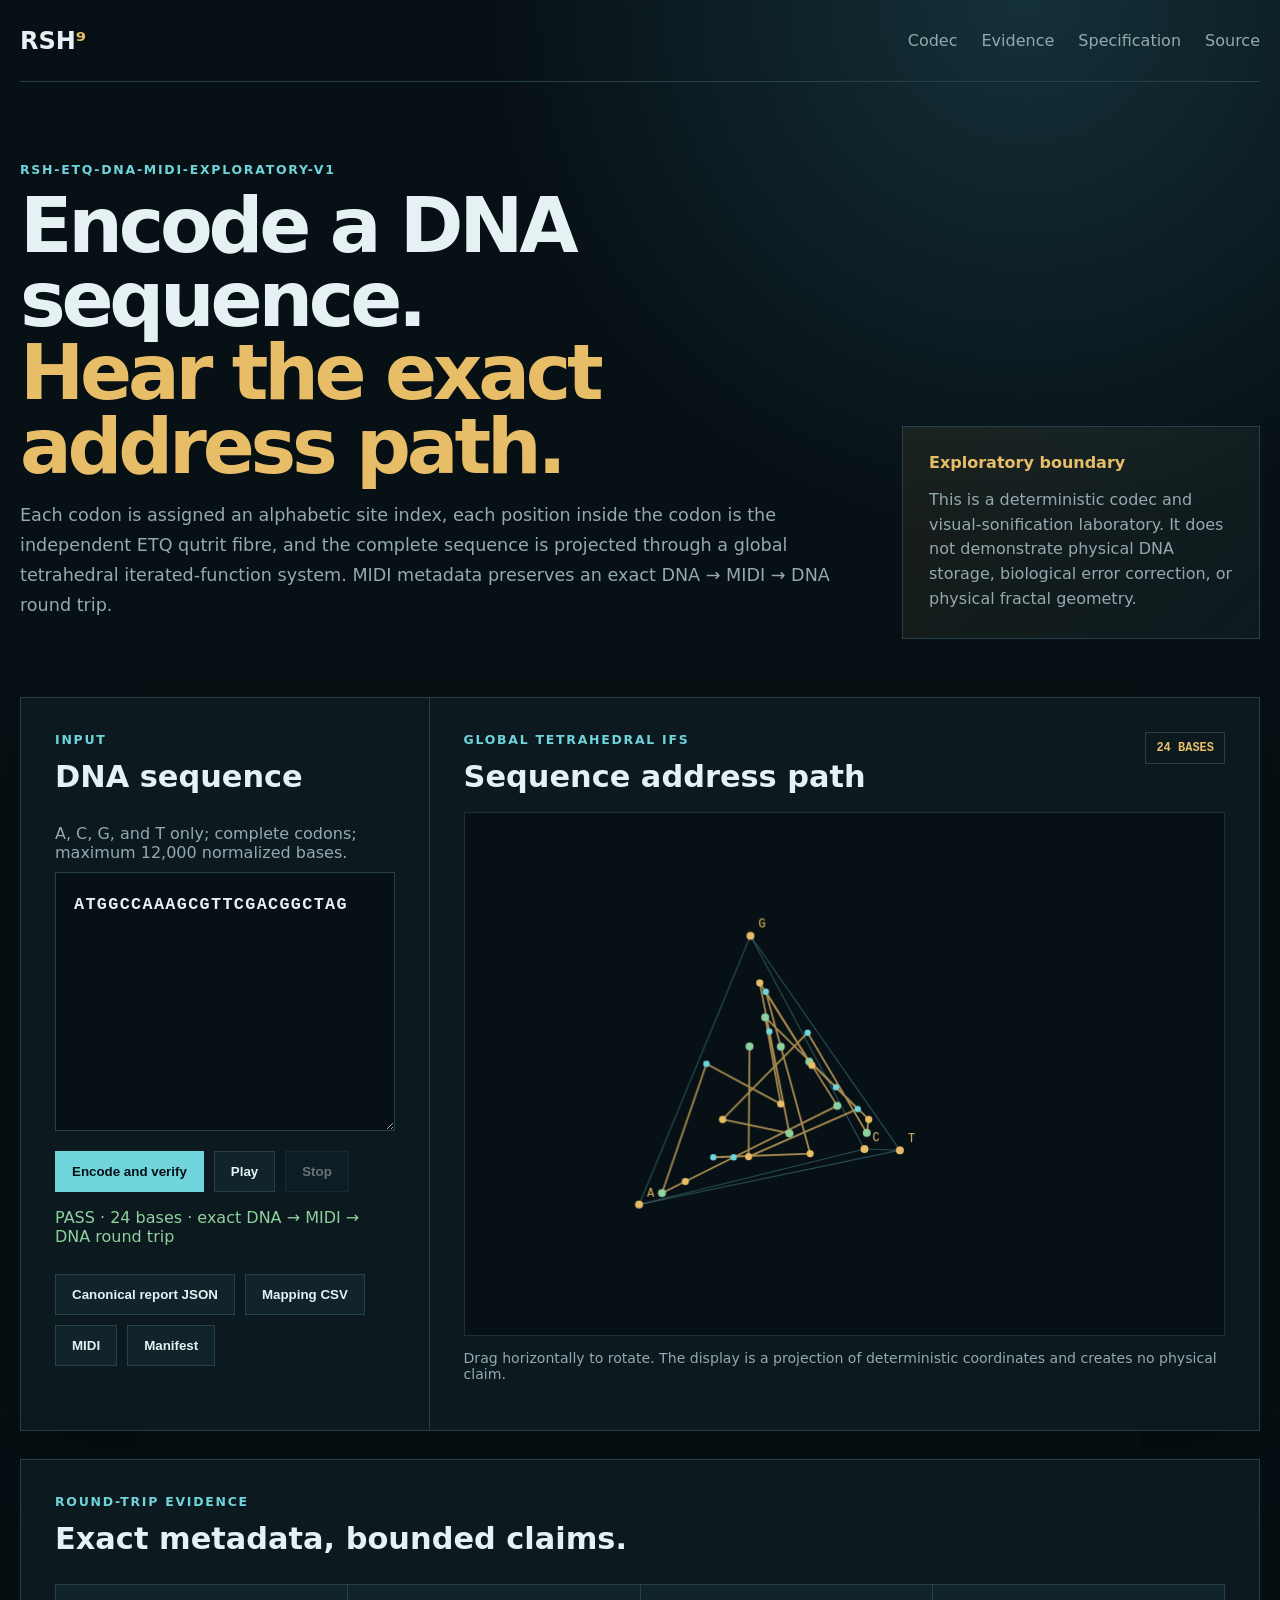
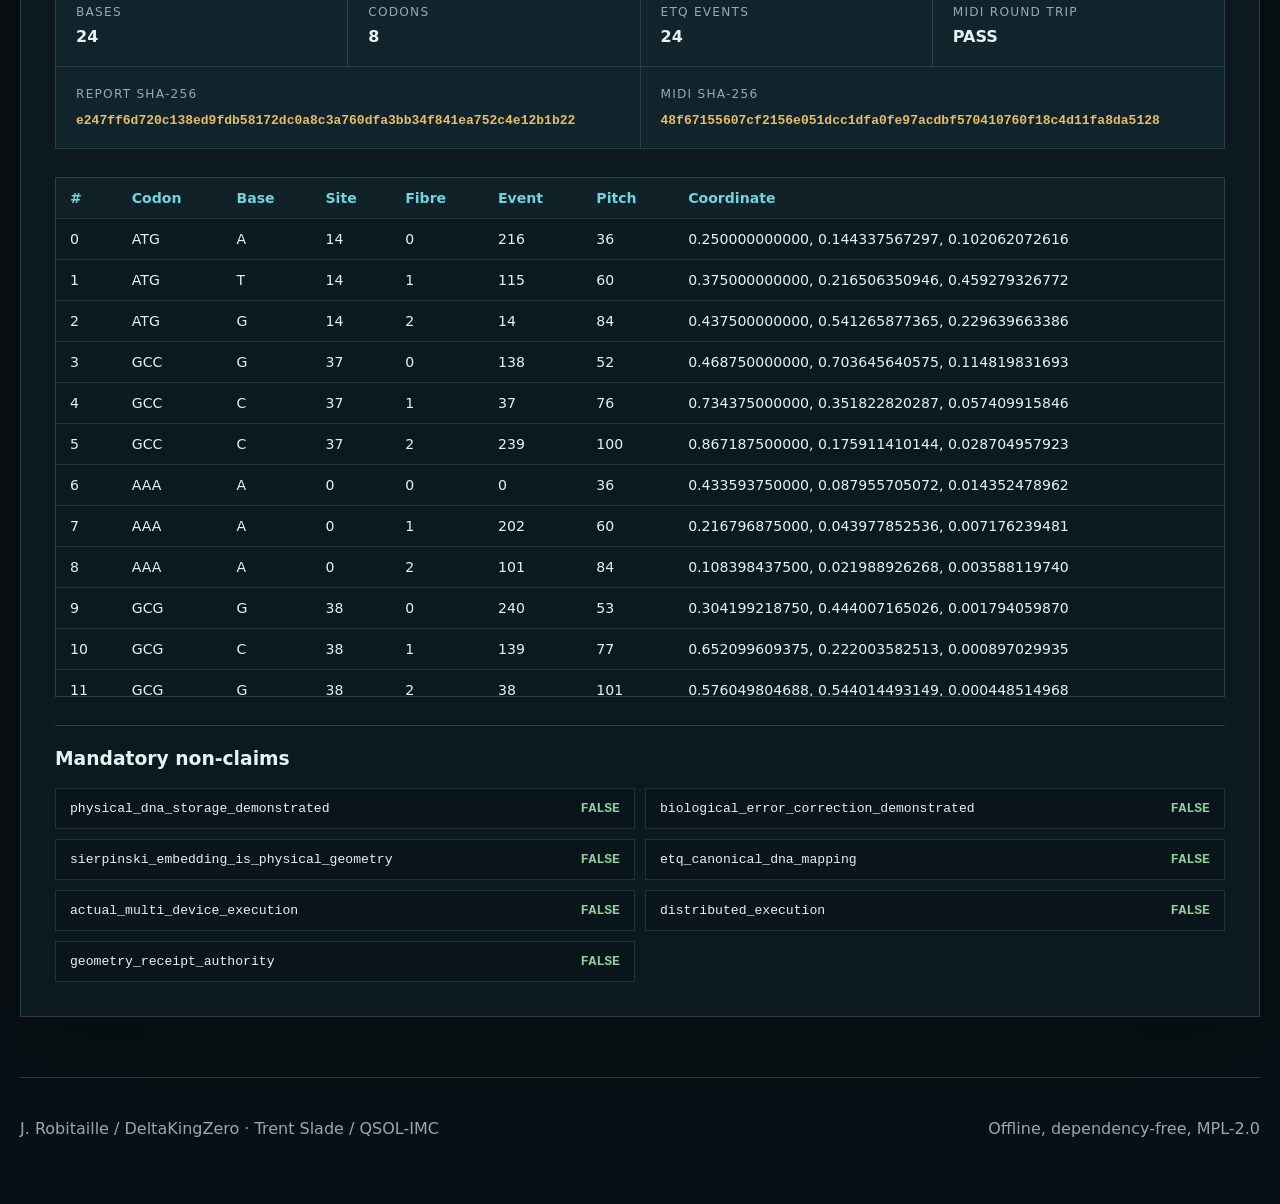
<file: web/dna-midi/index.html>
<!doctype html>
<html lang="en">
<head>
  <meta charset="utf-8">
  <meta name="viewport" content="width=device-width,initial-scale=1">
  <meta name="description" content="RSH exploratory DNA-ETQ-MIDI codec with exact round-trip metadata and a global tetrahedral Sierpinski projection.">
  <meta name="theme-color" content="#091216">
  <title>RSH DNA-ETQ-MIDI Exploratory Laboratory</title>
  <link rel="stylesheet" href="style.css">
</head>
<body>
  <header>
    <nav>
      <a class="brand" href="../">RSH<span>⁹</span></a>
      <div>
        <a href="#codec">Codec</a>
        <a href="#evidence">Evidence</a>
        <a href="https://github.com/QSOLKCB/RSH/tree/main/research/dna-midi-etq">Specification</a>
        <a href="https://github.com/QSOLKCB/RSH">Source</a>
      </div>
    </nav>
    <section class="hero">
      <div>
        <p class="eyebrow">RSH-ETQ-DNA-MIDI-EXPLORATORY-V1</p>
        <h1>Encode a DNA sequence.<br><em>Hear the exact address path.</em></h1>
        <p class="lede">Each codon is assigned an alphabetic site index, each position inside the codon is the independent ETQ qutrit fibre, and the complete sequence is projected through a global tetrahedral iterated-function system. MIDI metadata preserves an exact DNA → MIDI → DNA round trip.</p>
      </div>
      <aside class="boundary">
        <strong>Exploratory boundary</strong>
        <p>This is a deterministic codec and visual-sonification laboratory. It does not demonstrate physical DNA storage, biological error correction, or physical fractal geometry.</p>
      </aside>
    </section>
  </header>

  <main>
    <section id="codec" class="panel codec-grid">
      <form id="codec-form" class="controls">
        <div class="section-title">
          <p class="eyebrow">INPUT</p>
          <h2>DNA sequence</h2>
        </div>
        <label for="sequence">A, C, G, and T only; complete codons; maximum 12,000 normalized bases.</label>
        <textarea id="sequence" maxlength="48000" spellcheck="false" rows="8">ATGGCCAAAGCGTTCGACGGCTAG</textarea>
        <div class="button-row">
          <button class="primary" type="submit">Encode and verify</button>
          <button id="play" type="button" disabled>Play</button>
          <button id="stop" type="button" disabled>Stop</button>
        </div>
        <p id="status" class="status" role="status">Ready.</p>
        <div class="downloads">
          <button id="download-report" type="button" disabled>Canonical report JSON</button>
          <button id="download-csv" type="button" disabled>Mapping CSV</button>
          <button id="download-midi" type="button" disabled>MIDI</button>
          <button id="download-manifest" type="button" disabled>Manifest</button>
        </div>
      </form>

      <section class="visual-panel">
        <div class="visual-heading">
          <div>
            <p class="eyebrow">GLOBAL TETRAHEDRAL IFS</p>
            <h2>Sequence address path</h2>
          </div>
          <span id="visual-count" class="badge">0 BASES</span>
        </div>
        <canvas id="lattice" width="900" height="620" aria-label="Rotating 3D tetrahedral DNA address path"></canvas>
        <p class="caption">Drag horizontally to rotate. The display is a projection of deterministic coordinates and creates no physical claim.</p>
      </section>
    </section>

    <section id="evidence" class="panel evidence">
      <div class="section-title">
        <p class="eyebrow">ROUND-TRIP EVIDENCE</p>
        <h2>Exact metadata, bounded claims.</h2>
      </div>
      <dl class="metrics">
        <div><dt>Bases</dt><dd id="metric-bases">—</dd></div>
        <div><dt>Codons</dt><dd id="metric-codons">—</dd></div>
        <div><dt>ETQ events</dt><dd id="metric-events">—</dd></div>
        <div><dt>MIDI round trip</dt><dd id="metric-roundtrip">—</dd></div>
        <div class="wide"><dt>Report SHA-256</dt><dd><code id="metric-report-hash">—</code></dd></div>
        <div class="wide"><dt>MIDI SHA-256</dt><dd><code id="metric-midi-hash">—</code></dd></div>
      </dl>

      <div class="table-wrap">
        <table>
          <thead>
            <tr><th>#</th><th>Codon</th><th>Base</th><th>Site</th><th>Fibre</th><th>Event</th><th>Pitch</th><th>Coordinate</th></tr>
          </thead>
          <tbody id="records"></tbody>
        </table>
      </div>

      <section class="claims">
        <h3>Mandatory non-claims</h3>
        <div id="claims-grid"></div>
      </section>
    </section>
  </main>

  <footer>
    <p>J. Robitaille / DeltaKingZero · Trent Slade / QSOL-IMC</p>
    <p>Offline, dependency-free, MPL-2.0</p>
  </footer>

  <noscript><p class="noscript">This laboratory requires JavaScript.</p></noscript>
  <script type="module" src="app.js"></script>
</body>
</html>
</file>
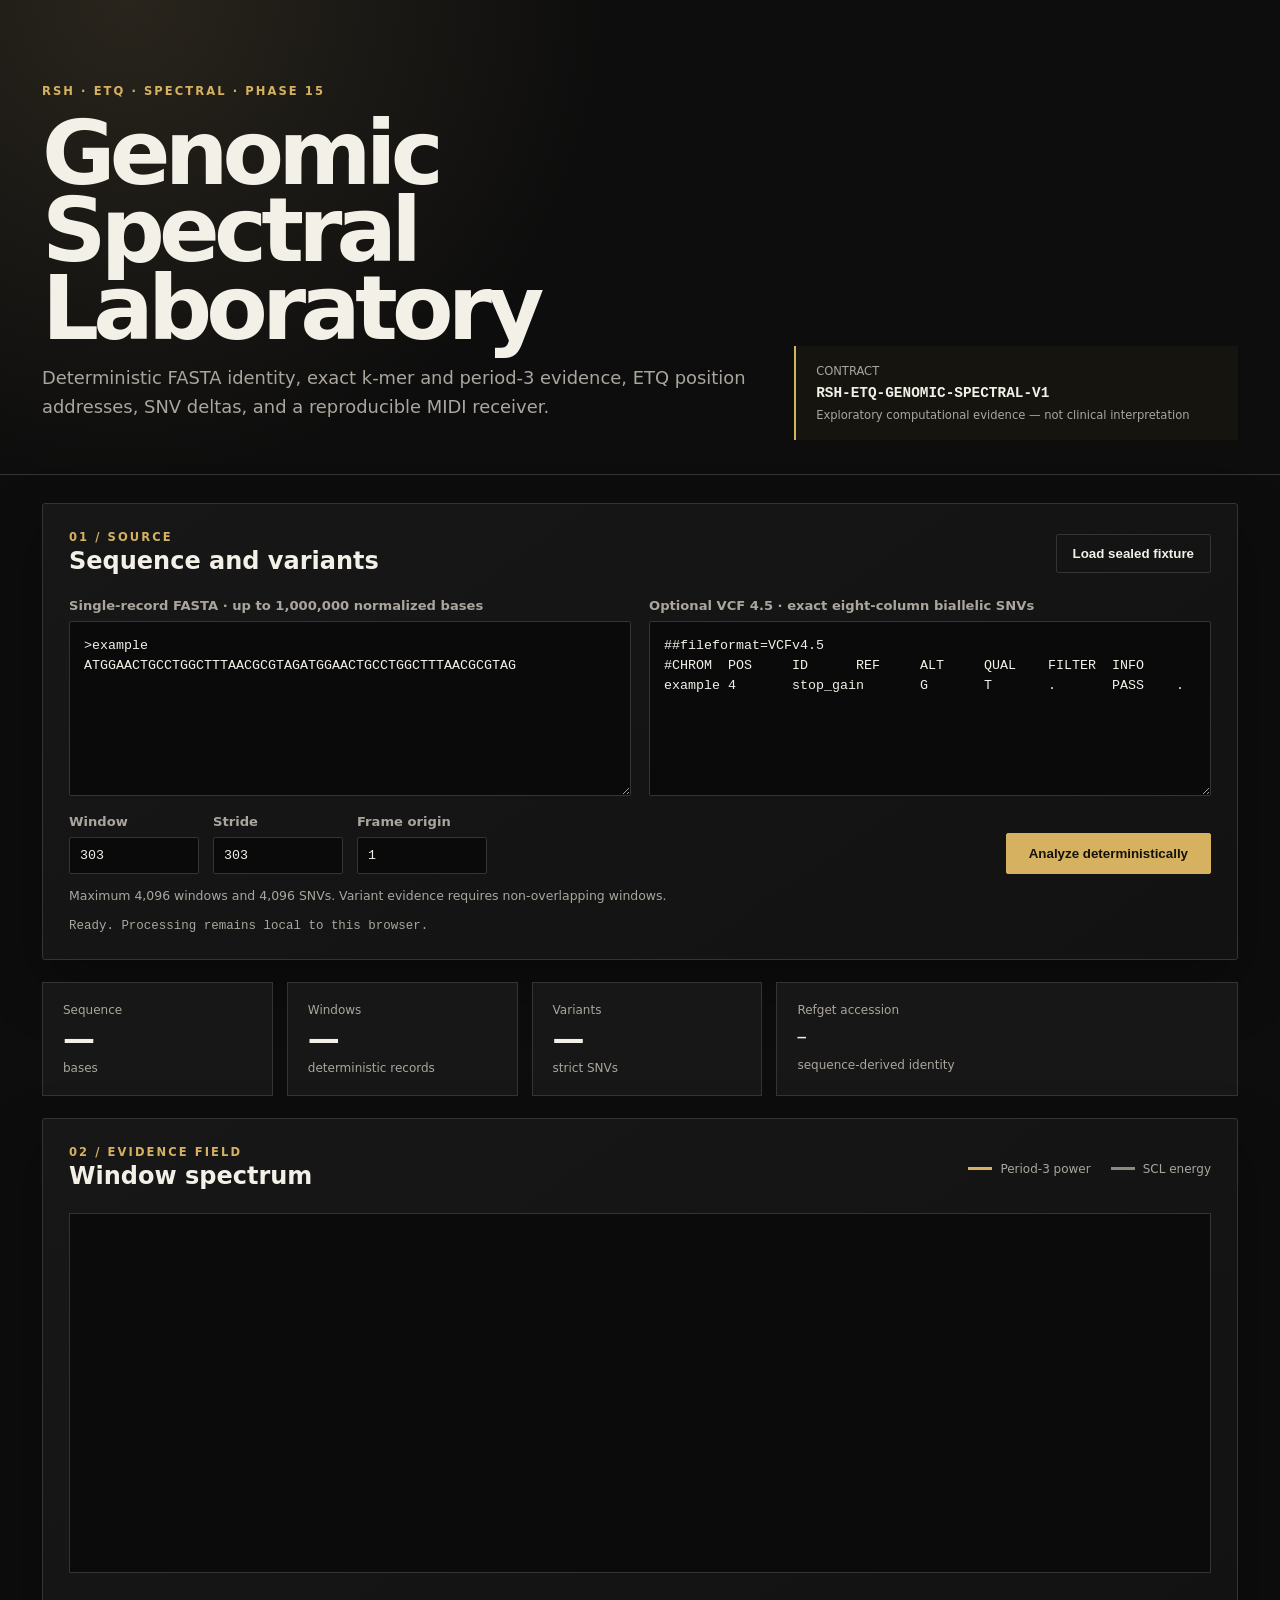
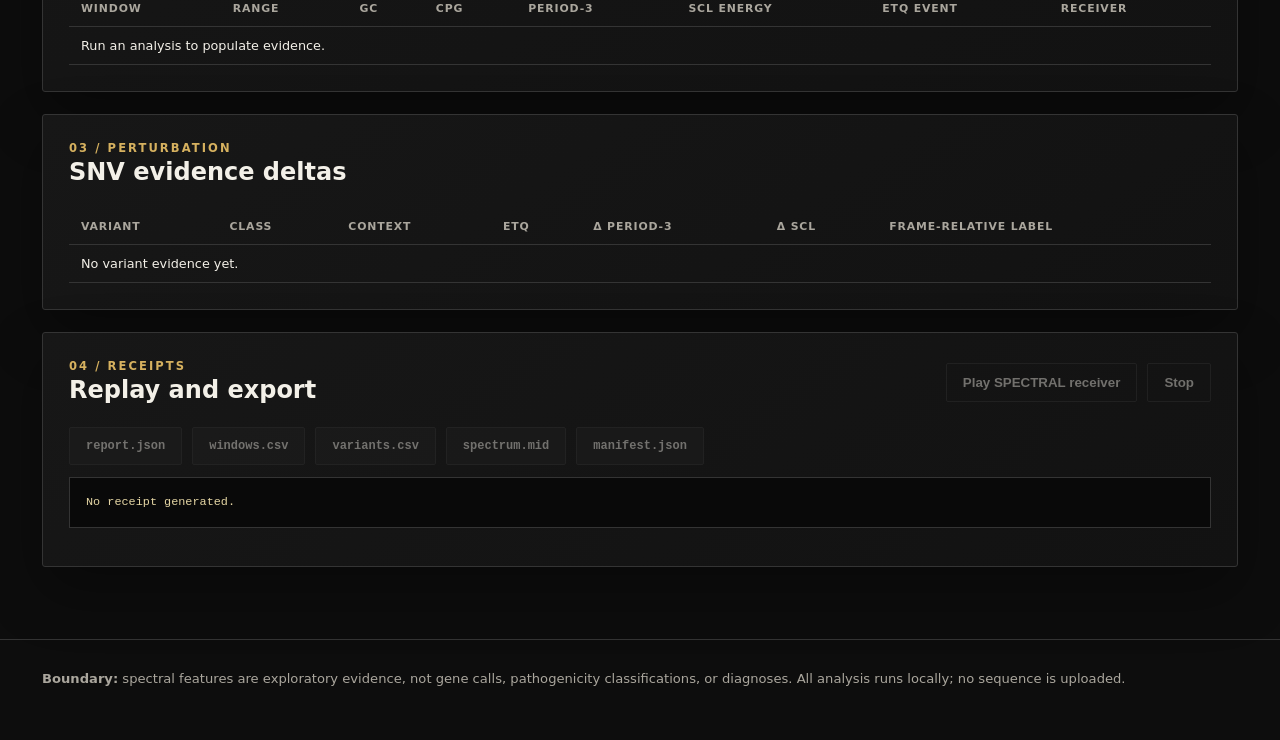
<file: web/genomic-spectrum/index.html>
<!doctype html>
<html lang="en">
<head>
  <meta charset="utf-8">
  <meta name="viewport" content="width=device-width,initial-scale=1">
  <meta name="theme-color" content="#151515">
  <meta name="description" content="Offline deterministic FASTA, genomic-window, SNV, ETQ-address, spectral, and MIDI evidence laboratory.">
  <title>RSH Genomic Spectral Laboratory</title>
  <link rel="stylesheet" href="style.css">
</head>
<body>
  <header class="hero">
    <div>
      <p class="eyebrow">RSH · ETQ · SPECTRAL · PHASE 15</p>
      <h1>Genomic Spectral Laboratory</h1>
      <p class="lede">Deterministic FASTA identity, exact k-mer and period-3 evidence, ETQ position addresses, SNV deltas, and a reproducible MIDI receiver.</p>
    </div>
    <div class="contract"><span>CONTRACT</span><strong>RSH-ETQ-GENOMIC-SPECTRAL-V1</strong><em>Exploratory computational evidence — not clinical interpretation</em></div>
  </header>

  <main>
    <section class="panel inputs">
      <div class="section-head"><div><p class="kicker">01 / SOURCE</p><h2>Sequence and variants</h2></div><button id="loadFixture" class="ghost">Load sealed fixture</button></div>
      <div class="input-grid">
        <label>Single-record FASTA · up to 1,000,000 normalized bases<textarea id="fasta" spellcheck="false" aria-label="FASTA sequence">&gt;example
ATGGAACTGCCTGGCTTTAACGCGTAGATGGAACTGCCTGGCTTTAACGCGTAG</textarea></label>
        <label>Optional VCF 4.5 · exact eight-column biallelic SNVs<textarea id="vcf" spellcheck="false" aria-label="VCF variants">##fileformat=VCFv4.5
#CHROM	POS	ID	REF	ALT	QUAL	FILTER	INFO
example	4	stop_gain	G	T	.	PASS	.</textarea></label>
      </div>
      <div class="controls">
        <label>Window <input id="windowSize" type="number" min="3" max="4095" value="303"></label>
        <label>Stride <input id="stride" type="number" min="1" max="303" value="303"></label>
        <label>Frame origin <input id="frameOrigin" type="number" min="1" placeholder="optional" value="1"></label>
        <button id="analyze" class="primary">Analyze deterministically</button>
      </div>
      <p class="input-note">Maximum 4,096 windows and 4,096 SNVs. Variant evidence requires non-overlapping windows.</p>
      <p id="status" class="status" role="status">Ready. Processing remains local to this browser.</p>
    </section>

    <section class="metrics" aria-label="Analysis summary">
      <article><span>Sequence</span><strong id="sequenceLength">—</strong><small>bases</small></article>
      <article><span>Windows</span><strong id="windowCount">—</strong><small>deterministic records</small></article>
      <article><span>Variants</span><strong id="variantCount">—</strong><small>strict SNVs</small></article>
      <article class="wide"><span>Refget accession</span><strong id="refget">—</strong><small>sequence-derived identity</small></article>
    </section>

    <section class="panel visual">
      <div class="section-head"><div><p class="kicker">02 / EVIDENCE FIELD</p><h2>Window spectrum</h2></div><div class="legend"><i></i>Period-3 power <b></b>SCL energy</div></div>
      <canvas id="chart" width="1200" height="360" aria-label="Window evidence chart"></canvas>
      <div class="table-wrap"><table><thead><tr><th>Window</th><th>Range</th><th>GC</th><th>CpG</th><th>Period-3</th><th>SCL energy</th><th>ETQ event</th><th>Receiver</th></tr></thead><tbody id="windowRows"><tr><td colspan="8">Run an analysis to populate evidence.</td></tr></tbody></table></div>
    </section>

    <section class="panel variants">
      <div class="section-head"><div><p class="kicker">03 / PERTURBATION</p><h2>SNV evidence deltas</h2></div></div>
      <div class="table-wrap"><table><thead><tr><th>Variant</th><th>Class</th><th>Context</th><th>ETQ</th><th>Δ period-3</th><th>Δ SCL</th><th>Frame-relative label</th></tr></thead><tbody id="variantRows"><tr><td colspan="7">No variant evidence yet.</td></tr></tbody></table></div>
    </section>

    <section class="panel outputs">
      <div class="section-head">
        <div><p class="kicker">04 / RECEIPTS</p><h2>Replay and export</h2></div>
        <div class="transport"><button id="play" class="ghost" disabled>Play SPECTRAL receiver</button><button id="stop" class="ghost" disabled>Stop</button></div>
      </div>
      <div class="downloads">
        <button data-download="report" disabled>report.json</button>
        <button data-download="windows" disabled>windows.csv</button>
        <button data-download="variants" disabled>variants.csv</button>
        <button data-download="midi" disabled>spectrum.mid</button>
        <button data-download="manifest" disabled>manifest.json</button>
      </div>
      <pre id="receipt">No receipt generated.</pre>
    </section>
  </main>

  <footer><strong>Boundary:</strong> spectral features are exploratory evidence, not gene calls, pathogenicity classifications, or diagnoses. All analysis runs locally; no sequence is uploaded.</footer>
  <script type="module" src="app.js"></script>
</body>
</html>
</file>
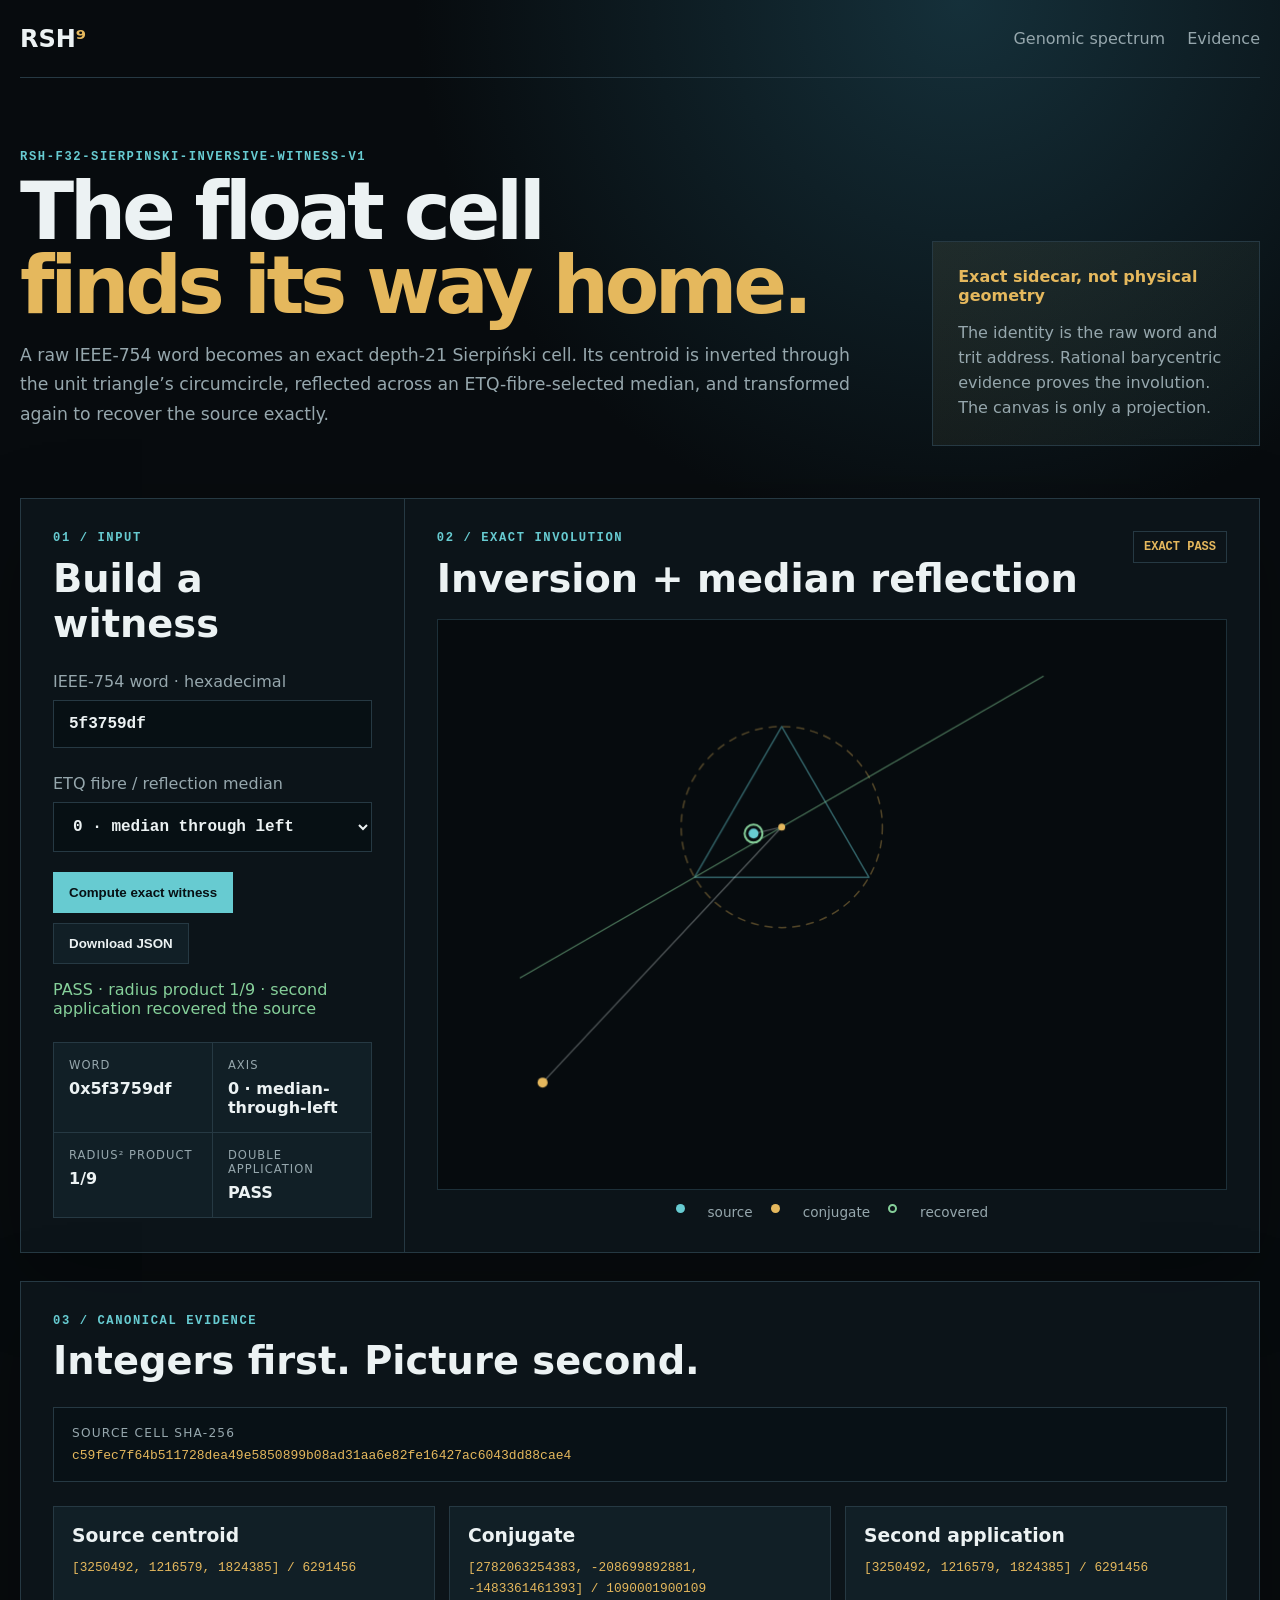
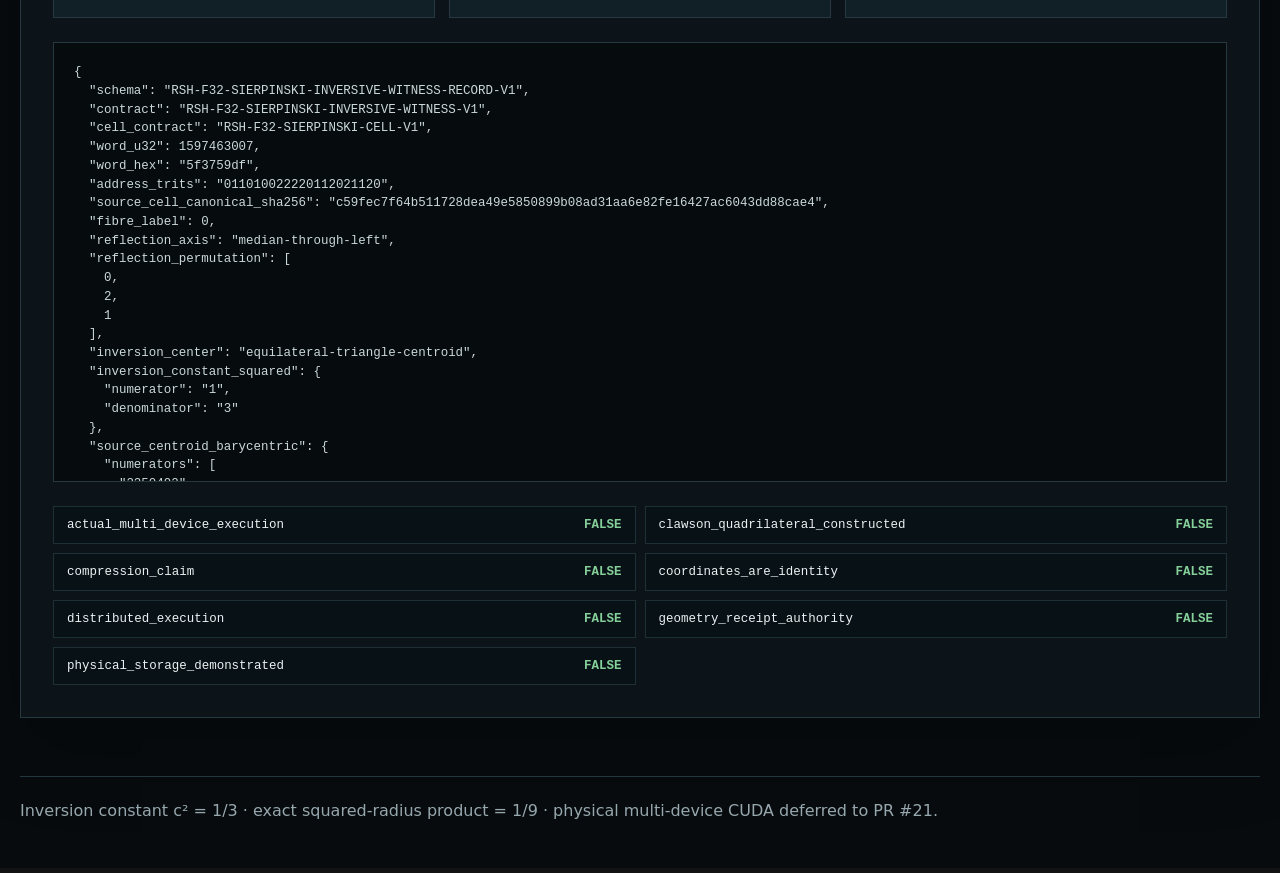
<file: web/inversive-witness/index.html>
<!doctype html>
<html lang="en">
<head>
  <meta charset="utf-8">
  <meta name="viewport" content="width=device-width,initial-scale=1">
  <meta name="theme-color" content="#0b1014">
  <meta name="description" content="Offline exact inversion-reflection witnesses for IEEE-754 f32 Sierpiński cells.">
  <title>RSH f32 Sierpiński Inversive Witness Laboratory</title>
  <link rel="stylesheet" href="style.css">
</head>
<body>
  <header>
    <nav>
      <a class="brand" href="../">RSH<span>⁹</span></a>
      <div><a href="../genomic-spectrum/">Genomic spectrum</a><a href="#evidence">Evidence</a></div>
    </nav>
    <section class="hero">
      <div>
        <p class="eyebrow">RSH-F32-SIERPINSKI-INVERSIVE-WITNESS-V1</p>
        <h1>The float cell<br><em>finds its way home.</em></h1>
        <p class="lede">A raw IEEE-754 word becomes an exact depth-21 Sierpiński cell. Its centroid is inverted through the unit triangle’s circumcircle, reflected across an ETQ-fibre-selected median, and transformed again to recover the source exactly.</p>
      </div>
      <aside>
        <strong>Exact sidecar, not physical geometry</strong>
        <p>The identity is the raw word and trit address. Rational barycentric evidence proves the involution. The canvas is only a projection.</p>
      </aside>
    </section>
  </header>

  <main>
    <section class="panel workbench">
      <form id="witness-form" class="controls">
        <p class="eyebrow">01 / INPUT</p>
        <h2>Build a witness</h2>
        <label for="word">IEEE-754 word · hexadecimal</label>
        <input id="word" value="5f3759df" maxlength="10" spellcheck="false" autocomplete="off">
        <label for="fibre">ETQ fibre / reflection median</label>
        <select id="fibre">
          <option value="0">0 · median through left</option>
          <option value="1">1 · median through right</option>
          <option value="2">2 · median through apex</option>
        </select>
        <div class="buttons">
          <button class="primary" type="submit">Compute exact witness</button>
          <button id="download" type="button" disabled>Download JSON</button>
        </div>
        <p id="status" role="status">Ready.</p>
        <dl class="summary">
          <div><dt>Word</dt><dd id="metric-word">—</dd></div>
          <div><dt>Axis</dt><dd id="metric-axis">—</dd></div>
          <div><dt>Radius² product</dt><dd id="metric-product">—</dd></div>
          <div><dt>Double application</dt><dd id="metric-double">—</dd></div>
        </dl>
      </form>

      <section class="visual">
        <div class="visual-head">
          <div><p class="eyebrow">02 / EXACT INVOLUTION</p><h2>Inversion + median reflection</h2></div>
          <span id="badge">NOT RUN</span>
        </div>
        <canvas id="diagram" width="900" height="650" aria-label="Projected Sierpiński cell inversive witness"></canvas>
        <div class="legend"><i class="source"></i>source <i class="conjugate"></i>conjugate <i class="recovered"></i>recovered</div>
      </section>
    </section>

    <section id="evidence" class="panel evidence">
      <div><p class="eyebrow">03 / CANONICAL EVIDENCE</p><h2>Integers first. Picture second.</h2></div>
      <div class="hash"><span>Source cell SHA-256</span><code id="cell-hash">—</code></div>
      <div class="evidence-grid">
        <article><h3>Source centroid</h3><code id="source-rational">—</code></article>
        <article><h3>Conjugate</h3><code id="conjugate-rational">—</code></article>
        <article><h3>Second application</h3><code id="recovered-rational">—</code></article>
      </div>
      <pre id="receipt">No witness generated.</pre>
      <div id="claims" class="claims"></div>
    </section>
  </main>

  <footer>Inversion constant c² = 1/3 · exact squared-radius product = 1/9 · physical multi-device CUDA deferred to PR #21.</footer>
  <script type="module" src="app.js"></script>
</body>
</html>
</file>
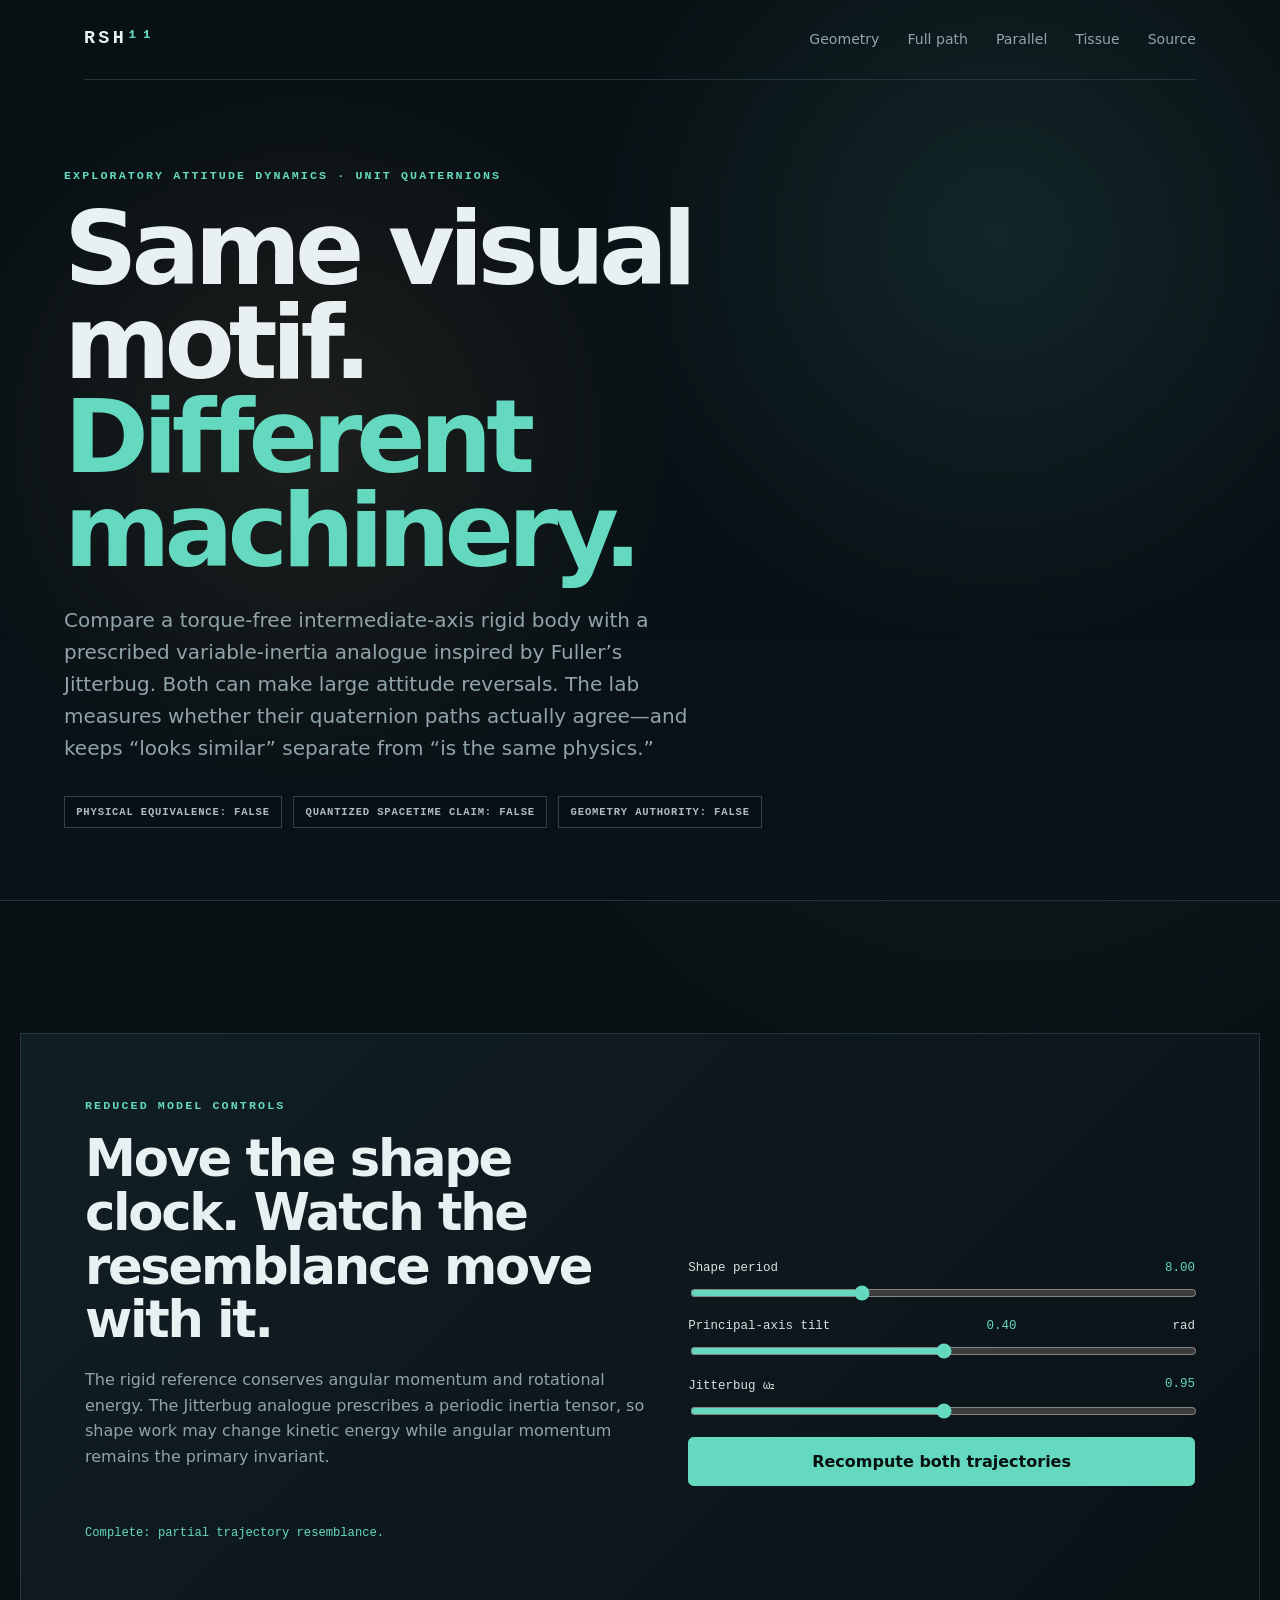
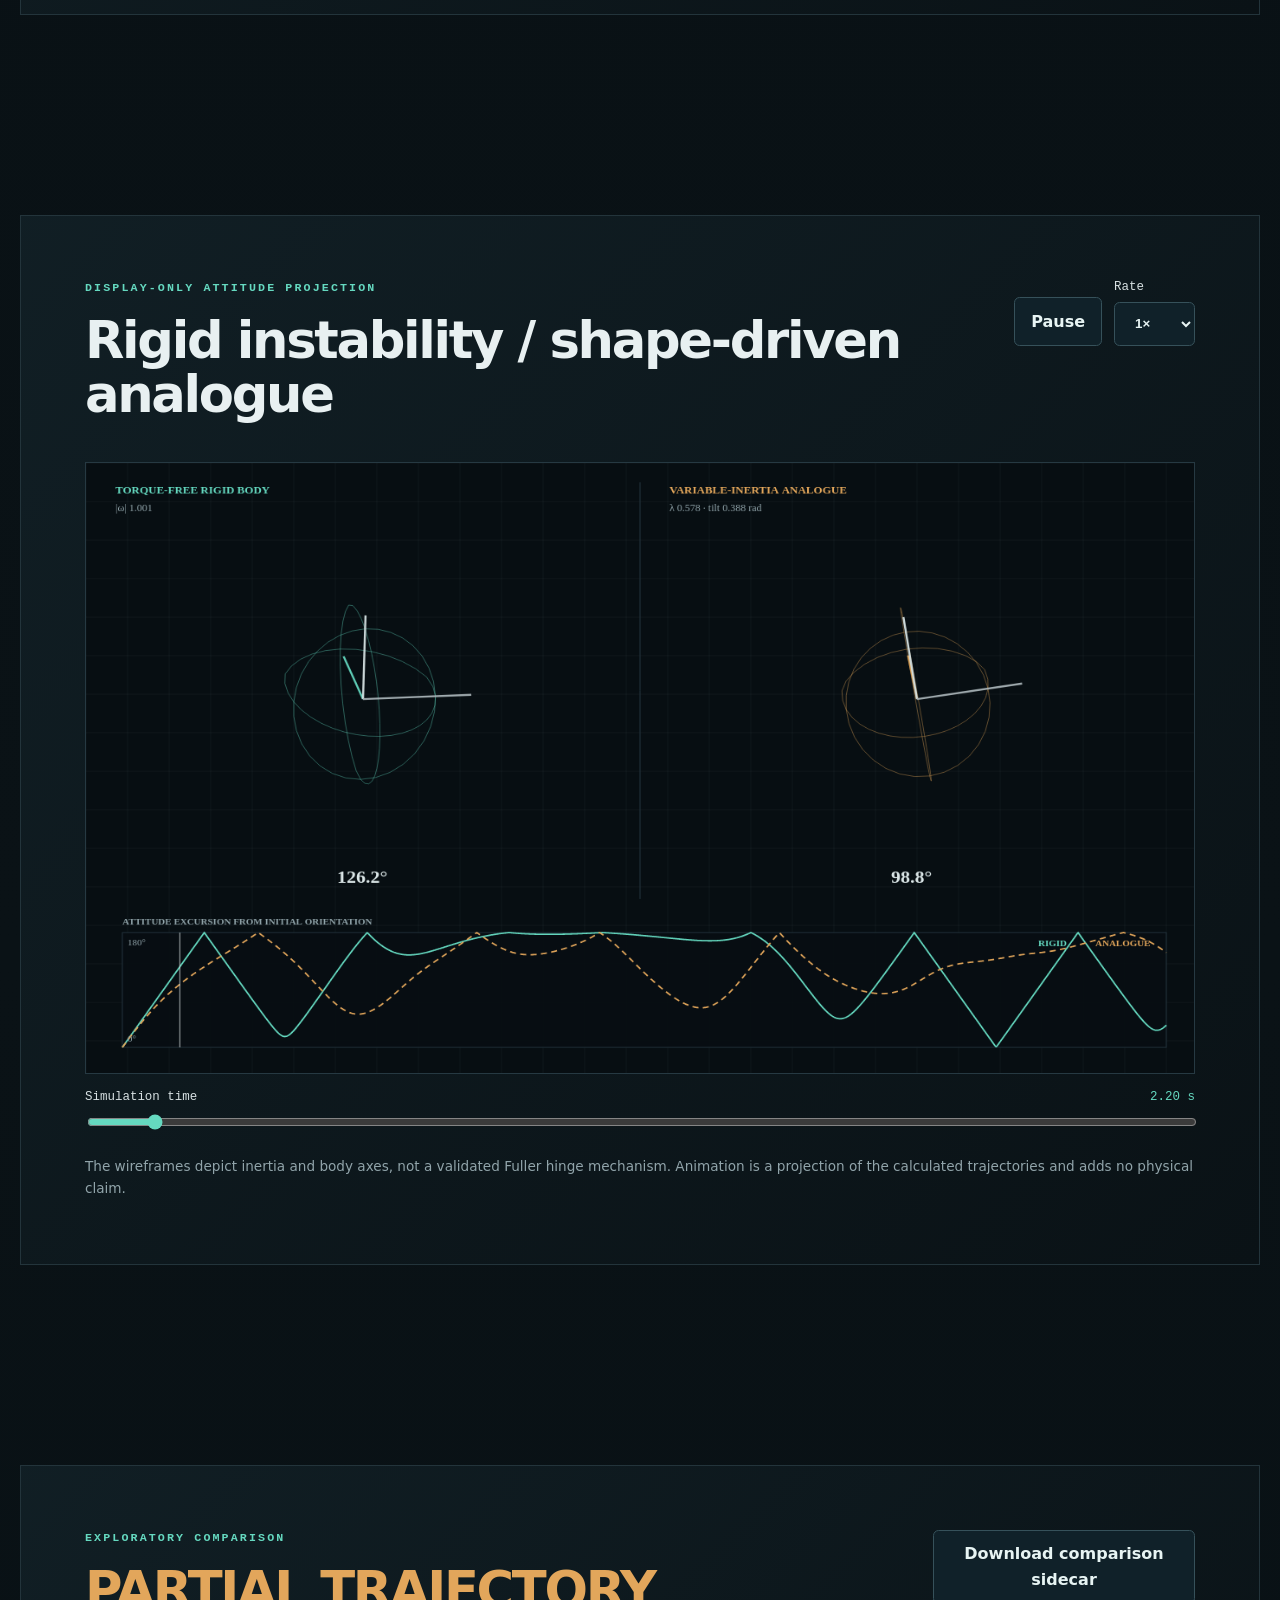
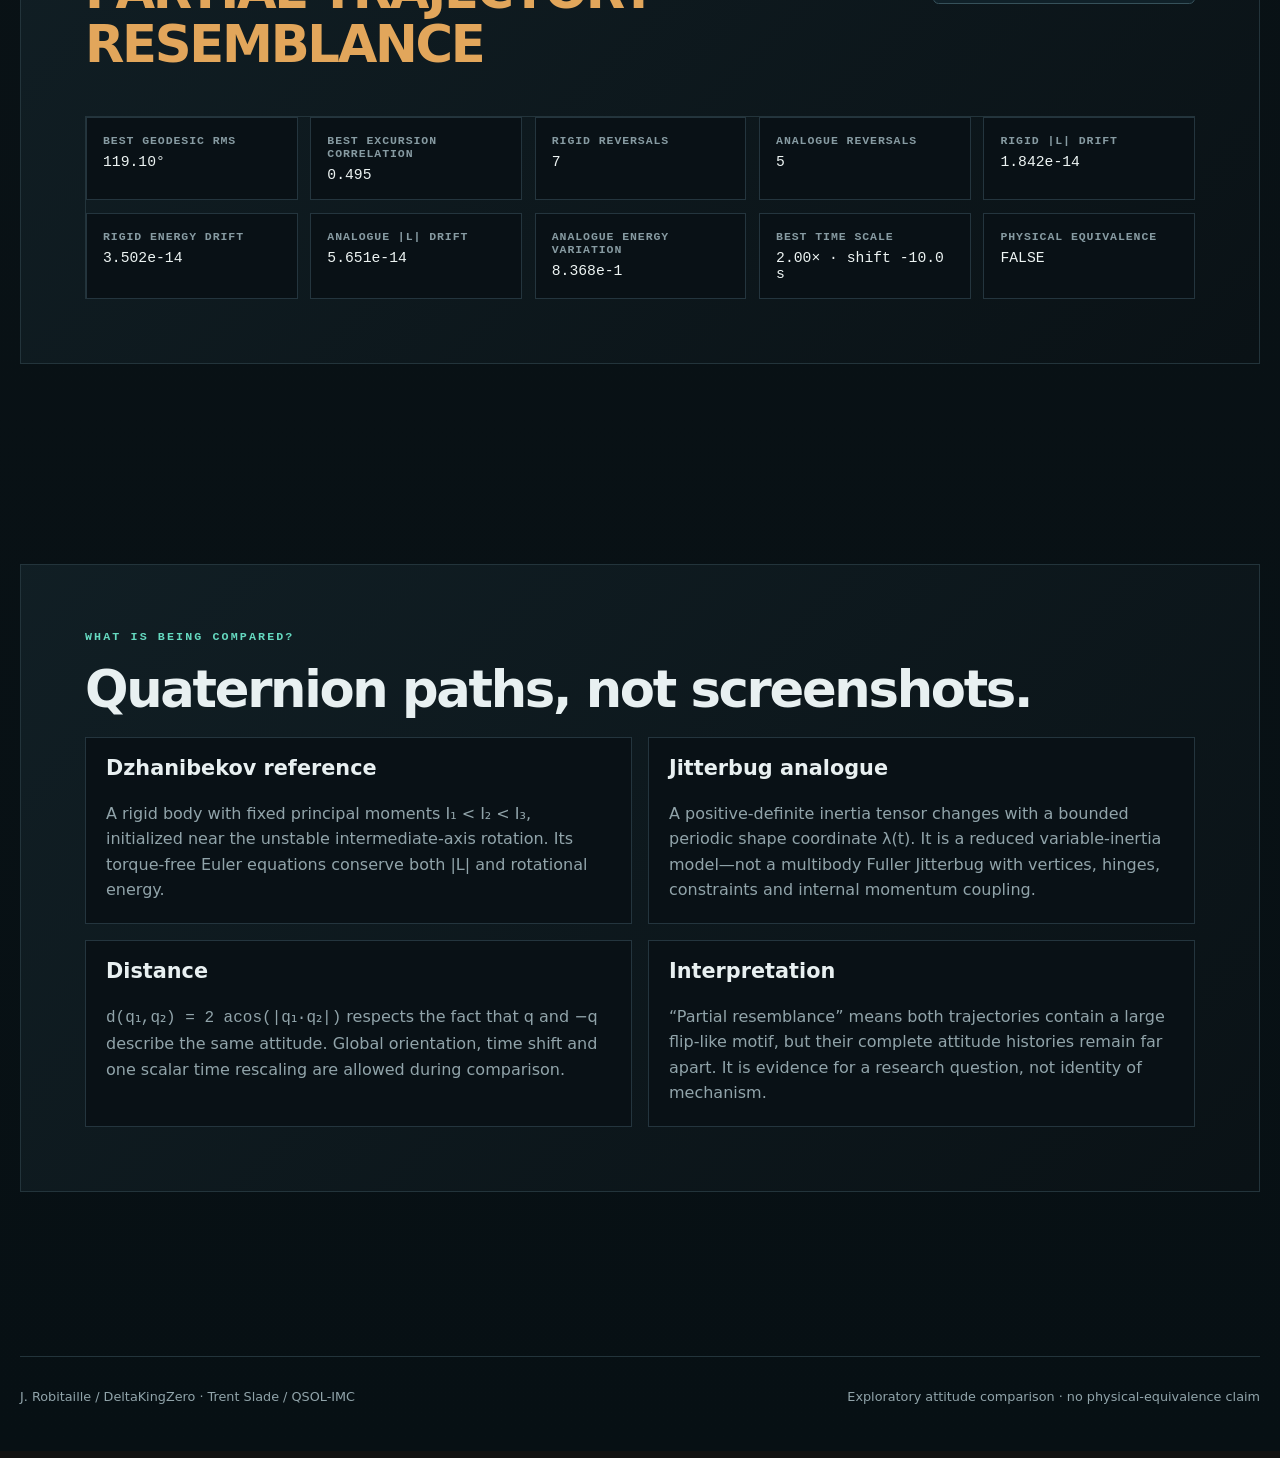
<file: web/attitude.html>
<!doctype html>
<html lang="en">
<head>
  <meta charset="utf-8">
  <meta name="viewport" content="width=device-width,initial-scale=1">
  <meta name="description" content="RSH exploratory comparison of torque-free Dzhanibekov attitude flips and a reduced variable-inertia Jitterbug analogue.">
  <meta name="theme-color" content="#081014">
  <title>RSH Jitterbug / Dzhanibekov Attitude Lab</title>
  <link rel="stylesheet" href="style.css">
  <link rel="stylesheet" href="attitude.css">
</head>
<body>
  <header class="attitude-hero">
    <nav>
      <a class="brand" href="./">RSH<span>¹¹</span></a>
      <div class="nav-links">
        <a href="./">Geometry</a>
        <a href="frenet.html">Full path</a>
        <a href="parallel.html">Parallel</a>
        <a href="tissue.html">Tissue</a>
        <a href="https://github.com/QSOLKCB/RSH">Source</a>
      </div>
    </nav>
    <div class="attitude-intro">
      <p class="eyebrow">EXPLORATORY ATTITUDE DYNAMICS · UNIT QUATERNIONS</p>
      <h1>Same visual motif.<br><em>Different machinery.</em></h1>
      <p class="lede">Compare a torque-free intermediate-axis rigid body with a prescribed variable-inertia analogue inspired by Fuller’s Jitterbug. Both can make large attitude reversals. The lab measures whether their quaternion paths actually agree—and keeps “looks similar” separate from “is the same physics.”</p>
      <div class="claim-strip">
        <span>PHYSICAL EQUIVALENCE: FALSE</span>
        <span>QUANTIZED SPACETIME CLAIM: FALSE</span>
        <span>GEOMETRY AUTHORITY: FALSE</span>
      </div>
    </div>
  </header>

  <main class="attitude-main">
    <section class="panel attitude-controls">
      <div>
        <p class="eyebrow">REDUCED MODEL CONTROLS</p>
        <h2>Move the shape clock. Watch the resemblance move with it.</h2>
        <p>The rigid reference conserves angular momentum and rotational energy. The Jitterbug analogue prescribes a periodic inertia tensor, so shape work may change kinetic energy while angular momentum remains the primary invariant.</p>
      </div>
      <form id="attitude-controls">
        <label>
          <span>Shape period <output id="shape-period-value">8.0</output></span>
          <input id="shape-period" type="range" min="4" max="16" step="0.25" value="8">
        </label>
        <label>
          <span>Principal-axis tilt <output id="tilt-value">0.40</output> rad</span>
          <input id="tilt" type="range" min="0" max="0.8" step="0.02" value="0.4">
        </label>
        <label>
          <span>Jitterbug ω₂ <output id="omega-y-value">0.95</output></span>
          <input id="omega-y" type="range" min="0.5" max="1.4" step="0.01" value="0.95">
        </label>
        <button id="recompute" type="submit">Recompute both trajectories</button>
      </form>
      <p id="attitude-message" class="attitude-message" role="status">Preparing the deterministic fixed-step study…</p>
    </section>

    <section class="panel attitude-stage">
      <div class="stage-heading">
        <div>
          <p class="eyebrow">DISPLAY-ONLY ATTITUDE PROJECTION</p>
          <h2>Rigid instability / shape-driven analogue</h2>
        </div>
        <div class="playback-controls">
          <button id="play" type="button">Pause</button>
          <label>Rate
            <select id="rate">
              <option value="0.5">0.5×</option>
              <option value="1" selected>1×</option>
              <option value="2">2×</option>
              <option value="4">4×</option>
            </select>
          </label>
        </div>
      </div>
      <canvas id="attitude-canvas" width="1280" height="760" aria-label="Side-by-side attitude and trajectory visualization"></canvas>
      <label class="scrubber">
        <span>Simulation time <output id="time-value">0.00 s</output></span>
        <input id="time" type="range" min="0" max="2000" step="1" value="0">
      </label>
      <p class="boundary-note">The wireframes depict inertia and body axes, not a validated Fuller hinge mechanism. Animation is a projection of the calculated trajectories and adds no physical claim.</p>
    </section>

    <section class="panel attitude-results">
      <div class="result-heading">
        <div>
          <p class="eyebrow">EXPLORATORY COMPARISON</p>
          <h2 id="verdict">CALCULATING</h2>
        </div>
        <button id="download-attitude" type="button" disabled>Download comparison sidecar</button>
      </div>
      <dl class="attitude-metrics">
        <div><dt>Best geodesic RMS</dt><dd id="metric-rms">—</dd></div>
        <div><dt>Best excursion correlation</dt><dd id="metric-correlation">—</dd></div>
        <div><dt>Rigid reversals</dt><dd id="metric-dz-flips">—</dd></div>
        <div><dt>Analogue reversals</dt><dd id="metric-jb-flips">—</dd></div>
        <div><dt>Rigid |L| drift</dt><dd id="metric-dz-l">—</dd></div>
        <div><dt>Rigid energy drift</dt><dd id="metric-dz-e">—</dd></div>
        <div><dt>Analogue |L| drift</dt><dd id="metric-jb-l">—</dd></div>
        <div><dt>Analogue energy variation</dt><dd id="metric-jb-e">—</dd></div>
        <div><dt>Best time scale</dt><dd id="metric-scale">—</dd></div>
        <div><dt>Physical equivalence</dt><dd>FALSE</dd></div>
      </dl>
    </section>

    <section class="panel attitude-explanation">
      <div>
        <p class="eyebrow">WHAT IS BEING COMPARED?</p>
        <h2>Quaternion paths, not screenshots.</h2>
      </div>
      <div class="explanation-grid">
        <article>
          <h3>Dzhanibekov reference</h3>
          <p>A rigid body with fixed principal moments I₁ &lt; I₂ &lt; I₃, initialized near the unstable intermediate-axis rotation. Its torque-free Euler equations conserve both |L| and rotational energy.</p>
        </article>
        <article>
          <h3>Jitterbug analogue</h3>
          <p>A positive-definite inertia tensor changes with a bounded periodic shape coordinate λ(t). It is a reduced variable-inertia model—not a multibody Fuller Jitterbug with vertices, hinges, constraints and internal momentum coupling.</p>
        </article>
        <article>
          <h3>Distance</h3>
          <p><code>d(q₁,q₂) = 2 acos(|q₁·q₂|)</code> respects the fact that q and −q describe the same attitude. Global orientation, time shift and one scalar time rescaling are allowed during comparison.</p>
        </article>
        <article>
          <h3>Interpretation</h3>
          <p>“Partial resemblance” means both trajectories contain a large flip-like motif, but their complete attitude histories remain far apart. It is evidence for a research question, not identity of mechanism.</p>
        </article>
      </div>
    </section>
  </main>

  <footer>
    <p>J. Robitaille / DeltaKingZero · Trent Slade / QSOL-IMC</p>
    <p>Exploratory attitude comparison · no physical-equivalence claim</p>
  </footer>

  <noscript><p class="noscript">This deterministic attitude laboratory requires JavaScript.</p></noscript>
  <script type="module" src="attitude.js"></script>
</body>
</html>
</file>
<file: web/dna-midi/style.css>
:root {
  color-scheme: dark;
  --bg: #071014;
  --panel: #0d1a20;
  --panel-2: #12242b;
  --line: #28404a;
  --text: #e6f1f3;
  --muted: #94a9b0;
  --cyan: #6fd4db;
  --amber: #e8bd67;
  --green: #8fd19e;
  --danger: #e08989;
  font-family: Inter, ui-sans-serif, system-ui, -apple-system, BlinkMacSystemFont, "Segoe UI", sans-serif;
}

* { box-sizing: border-box; }
html { scroll-behavior: smooth; }
body { margin: 0; background: radial-gradient(circle at 80% 0%, #143039 0, var(--bg) 34rem); color: var(--text); }
a { color: inherit; }
header, main, footer { width: min(1400px, calc(100% - 40px)); margin: 0 auto; }
nav { min-height: 82px; display: flex; align-items: center; justify-content: space-between; border-bottom: 1px solid var(--line); }
nav > div { display: flex; gap: 24px; }
nav a { text-decoration: none; color: var(--muted); }
nav a:hover { color: var(--text); }
.brand { font-size: 1.5rem; font-weight: 800; color: var(--text); }
.brand span { color: var(--amber); }
.hero { padding: 80px 0 58px; display: grid; grid-template-columns: 1.5fr .65fr; gap: 56px; align-items: end; }
.eyebrow { margin: 0 0 12px; color: var(--cyan); font-size: .78rem; font-weight: 800; letter-spacing: .14em; }
h1 { margin: 0; font-size: clamp(2.8rem, 6vw, 6.6rem); line-height: .96; letter-spacing: -.055em; }
h1 em { color: var(--amber); font-style: normal; }
.lede { max-width: 850px; color: var(--muted); font-size: 1.1rem; line-height: 1.7; }
.boundary { padding: 26px; border: 1px solid var(--line); background: linear-gradient(135deg, rgba(232,189,103,.08), rgba(111,212,219,.05)); }
.boundary strong { color: var(--amber); }
.boundary p { color: var(--muted); line-height: 1.55; margin-bottom: 0; }
main { display: grid; gap: 28px; padding-bottom: 60px; }
.panel { border: 1px solid var(--line); background: rgba(13,26,32,.94); box-shadow: 0 28px 80px rgba(0,0,0,.22); }
.codec-grid { display: grid; grid-template-columns: minmax(320px, .66fr) 1.34fr; }
.controls, .visual-panel, .evidence { padding: 34px; }
.controls { border-right: 1px solid var(--line); }
.section-title h2, .visual-heading h2 { margin: 0; font-size: 1.9rem; }
label { display: block; color: var(--muted); margin: 30px 0 10px; }
textarea { width: 100%; resize: vertical; min-height: 190px; padding: 18px; border: 1px solid var(--line); background: #071014; color: var(--text); font: 700 1.05rem/1.65 ui-monospace, SFMono-Regular, Consolas, monospace; letter-spacing: .08em; }
button { border: 1px solid var(--line); background: var(--panel-2); color: var(--text); padding: 12px 16px; font-weight: 750; cursor: pointer; }
button:hover:not(:disabled) { border-color: var(--cyan); }
button:disabled { opacity: .42; cursor: not-allowed; }
button.primary { background: var(--cyan); border-color: var(--cyan); color: #071014; }
.button-row, .downloads { display: flex; gap: 10px; flex-wrap: wrap; margin-top: 16px; }
.downloads { margin-top: 28px; }
.status { min-height: 1.6em; color: var(--muted); }
.status.pass { color: var(--green); }
.status.fail { color: var(--danger); }
.visual-heading { display: flex; justify-content: space-between; gap: 20px; align-items: start; }
.badge { border: 1px solid var(--line); padding: 8px 10px; color: var(--amber); font: 700 .75rem ui-monospace, monospace; }
canvas { display: block; width: 100%; aspect-ratio: 900 / 620; margin-top: 18px; background: #071014; border: 1px solid #1c3038; cursor: grab; }
canvas:active { cursor: grabbing; }
.caption { color: var(--muted); font-size: .88rem; }
.evidence { display: grid; gap: 28px; }
.metrics { display: grid; grid-template-columns: repeat(4, 1fr); gap: 1px; background: var(--line); border: 1px solid var(--line); margin: 0; }
.metrics > div { background: var(--panel-2); padding: 20px; min-width: 0; }
.metrics .wide { grid-column: span 2; }
dt { color: var(--muted); font-size: .76rem; text-transform: uppercase; letter-spacing: .1em; }
dd { margin: 8px 0 0; font-weight: 800; }
code { color: var(--amber); overflow-wrap: anywhere; }
.table-wrap { overflow: auto; border: 1px solid var(--line); max-height: 520px; }
table { width: 100%; border-collapse: collapse; font-size: .88rem; }
th { position: sticky; top: 0; background: #102128; color: var(--cyan); text-align: left; }
th, td { padding: 12px 14px; border-bottom: 1px solid #1f343d; white-space: nowrap; }
tbody tr:hover { background: rgba(111,212,219,.045); }
.claims { border-top: 1px solid var(--line); padding-top: 22px; }
.claims h3 { margin-top: 0; }
#claims-grid { display: grid; grid-template-columns: repeat(2, 1fr); gap: 10px; }
.claim { display: flex; justify-content: space-between; gap: 18px; padding: 12px 14px; background: #09151a; border: 1px solid #1d333c; font: .82rem ui-monospace, monospace; }
.claim strong { color: var(--green); }
footer { border-top: 1px solid var(--line); display: flex; justify-content: space-between; color: var(--muted); padding: 25px 0 50px; }
.noscript { padding: 20px; color: var(--danger); }

@media (max-width: 920px) {
  .hero, .codec-grid { grid-template-columns: 1fr; }
  .controls { border-right: 0; border-bottom: 1px solid var(--line); }
  .metrics { grid-template-columns: repeat(2, 1fr); }
  nav > div { display: none; }
}

@media (max-width: 560px) {
  header, main, footer { width: min(calc(100% - 22px), 1400px); }
  .hero { padding-top: 48px; }
  .controls, .visual-panel, .evidence { padding: 22px; }
  .metrics { grid-template-columns: 1fr; }
  .metrics .wide { grid-column: span 1; }
  #claims-grid { grid-template-columns: 1fr; }
  footer { display: block; }
}
</file>
<file: web/genomic-spectrum/style.css>
:root {
  color-scheme: dark;
  --bg: #0d0d0d;
  --panel: #171717;
  --panel2: #202020;
  --line: #343434;
  --text: #f3f0e8;
  --muted: #aaa69d;
  --accent: #d6b15f;
  --accent2: #e5d6a4;
  --danger: #d87b67;
  font-family: Inter, ui-sans-serif, system-ui, -apple-system, BlinkMacSystemFont, "Segoe UI", sans-serif;
}
* { box-sizing: border-box; }
body {
  margin: 0;
  min-height: 100vh;
  background: radial-gradient(circle at 10% 0, #29251d 0, transparent 30rem), var(--bg);
  color: var(--text);
}
.hero {
  max-width: 1440px;
  margin: auto;
  padding: 72px 42px 34px;
  display: grid;
  grid-template-columns: 1.6fr 1fr;
  gap: 42px;
  align-items: end;
  border-bottom: 1px solid var(--line);
}
.eyebrow, .kicker {
  letter-spacing: .18em;
  text-transform: uppercase;
  font-size: .72rem;
  color: var(--accent);
  font-weight: 700;
}
.hero h1 {
  font-size: clamp(2.7rem, 7vw, 6.4rem);
  line-height: .86;
  letter-spacing: -.065em;
  margin: .2em 0;
}
.lede { max-width: 760px; color: var(--muted); font-size: 1.12rem; line-height: 1.6; }
.contract { border-left: 2px solid var(--accent); padding: 18px 20px; display: grid; gap: 7px; background: #16140f; }
.contract span, .contract em { font-size: .72rem; color: var(--muted); font-style: normal; }
.contract strong { font-family: ui-monospace, monospace; font-size: .9rem; overflow-wrap: anywhere; }
main { max-width: 1440px; margin: auto; padding: 28px 42px 72px; display: grid; gap: 22px; }
.panel { background: linear-gradient(145deg, var(--panel), #121212); border: 1px solid var(--line); padding: 26px; border-radius: 3px; box-shadow: 0 24px 60px #0005; }
.section-head { display: flex; justify-content: space-between; gap: 20px; align-items: center; margin-bottom: 20px; }
.section-head h2 { margin: 3px 0; font-size: 1.5rem; }
.kicker { margin: 0; }
.input-grid { display: grid; grid-template-columns: 1fr 1fr; gap: 18px; }
label { display: grid; gap: 8px; color: var(--muted); font-size: .82rem; font-weight: 650; }
textarea, input { background: #0a0a0a; border: 1px solid var(--line); color: var(--text); font-family: ui-monospace, SFMono-Regular, Consolas, monospace; border-radius: 2px; }
textarea { min-height: 175px; padding: 14px; resize: vertical; line-height: 1.5; }
input { padding: 10px; width: 130px; }
.controls { display: flex; align-items: end; gap: 14px; flex-wrap: wrap; margin-top: 18px; }
.controls button { margin-left: auto; }
.input-note { margin: 14px 0 0; color: var(--muted); font-size: .78rem; }
button { border: 1px solid var(--line); background: var(--panel2); color: var(--text); padding: 11px 16px; border-radius: 2px; font-weight: 700; cursor: pointer; transition: .2s transform, .2s border-color, .2s background; }
button:hover:not(:disabled) { transform: translateY(-1px); border-color: var(--accent); }
button:disabled { opacity: .42; cursor: not-allowed; }
.primary { background: var(--accent); color: #15120b; border-color: var(--accent); padding: 12px 22px; }
.ghost { background: transparent; }
.status { font-family: ui-monospace, monospace; color: var(--muted); font-size: .78rem; margin: 16px 0 0; }
.status.error { color: var(--danger); }
.metrics { display: grid; grid-template-columns: repeat(3, 1fr) 2fr; gap: 14px; }
.metrics article { background: var(--panel); border: 1px solid var(--line); padding: 20px; display: grid; gap: 3px; min-width: 0; }
.metrics span, .metrics small { color: var(--muted); font-size: .75rem; }
.metrics strong { font-size: 2rem; }
.metrics .wide strong { font-family: ui-monospace, monospace; font-size: .88rem; overflow-wrap: anywhere; margin: 7px 0; }
canvas { width: 100%; height: 360px; background: #0b0b0b; border: 1px solid var(--line); display: block; }
.legend { font-size: .75rem; color: var(--muted); display: flex; gap: 8px; align-items: center; }
.legend i, .legend b { display: inline-block; width: 24px; height: 3px; background: var(--accent); }
.legend b { background: #8e8a80; margin-left: 12px; }
.table-wrap { overflow: auto; margin-top: 18px; }
table { border-collapse: collapse; width: 100%; font-size: .8rem; }
th, td { padding: 11px 12px; text-align: left; border-bottom: 1px solid var(--line); white-space: nowrap; }
th { color: var(--muted); text-transform: uppercase; letter-spacing: .08em; font-size: .68rem; }
td code { color: var(--accent2); }
.downloads, .transport { display: flex; gap: 10px; flex-wrap: wrap; }
.downloads button { font-family: ui-monospace, monospace; font-size: .75rem; }
pre { background: #090909; border: 1px solid var(--line); padding: 16px; overflow: auto; color: var(--accent2); font-size: .74rem; line-height: 1.5; max-height: 300px; }
footer { border-top: 1px solid var(--line); padding: 28px 42px 50px; color: var(--muted); max-width: 1440px; margin: auto; font-size: .82rem; line-height: 1.6; }
@media (max-width: 900px) {
  .hero, .input-grid { grid-template-columns: 1fr; }
  .hero { padding: 46px 20px 25px; }
  .hero h1 { font-size: 3.7rem; }
  .metrics { grid-template-columns: 1fr 1fr; }
  .metrics .wide { grid-column: 1 / -1; }
  main { padding: 20px; }
  .controls button { margin-left: 0; width: 100%; }
  footer { padding: 25px 20px; }
}
@media (max-width: 520px) {
  .metrics { grid-template-columns: 1fr; }
  .metrics .wide { grid-column: auto; }
  .section-head { align-items: flex-start; flex-direction: column; }
  canvas { height: 260px; }
}
</file>
<file: web/inversive-witness/style.css>
:root {
  color-scheme: dark;
  --bg: #070b0e;
  --panel: #0d151a;
  --panel-2: #111f26;
  --line: #263943;
  --text: #ecf2f3;
  --muted: #96a7ad;
  --cyan: #67cbd1;
  --amber: #e5b85d;
  --green: #86d09a;
  --red: #df8585;
  font-family: Inter, ui-sans-serif, system-ui, -apple-system, BlinkMacSystemFont, "Segoe UI", sans-serif;
}
* { box-sizing: border-box; }
body { margin: 0; background: radial-gradient(circle at 75% 0%, #15303a 0, var(--bg) 34rem); color: var(--text); }
a { color: inherit; }
header, main, footer { width: min(1380px, calc(100% - 40px)); margin: 0 auto; }
nav { min-height: 78px; display: flex; justify-content: space-between; align-items: center; border-bottom: 1px solid var(--line); }
nav > div { display: flex; gap: 22px; }
nav a { text-decoration: none; color: var(--muted); }
nav a:hover { color: var(--text); }
.brand { color: var(--text); font-size: 1.5rem; font-weight: 900; }
.brand span { color: var(--amber); }
.hero { display: grid; grid-template-columns: 1.45fr .55fr; gap: 48px; align-items: end; padding: 72px 0 52px; }
.eyebrow { margin: 0 0 10px; color: var(--cyan); font: 800 .76rem/1.2 ui-monospace, monospace; letter-spacing: .13em; }
h1 { margin: 0; font-size: clamp(3rem, 6.2vw, 6.8rem); line-height: .94; letter-spacing: -.055em; }
h1 em { color: var(--amber); font-style: normal; }
h2 { margin: 0; font-size: clamp(1.7rem, 3vw, 2.5rem); }
.lede { max-width: 850px; color: var(--muted); font-size: 1.08rem; line-height: 1.7; }
.hero aside { padding: 25px; border: 1px solid var(--line); background: linear-gradient(135deg, rgba(229,184,93,.08), rgba(103,203,209,.05)); }
.hero aside strong { color: var(--amber); }
.hero aside p { margin-bottom: 0; color: var(--muted); line-height: 1.55; }
main { display: grid; gap: 28px; padding-bottom: 58px; }
.panel { border: 1px solid var(--line); background: rgba(13,21,26,.95); box-shadow: 0 28px 80px rgba(0,0,0,.24); }
.workbench { display: grid; grid-template-columns: minmax(320px, .62fr) 1.38fr; }
.controls, .visual, .evidence { padding: 32px; }
.controls { border-right: 1px solid var(--line); }
label { display: block; margin: 26px 0 9px; color: var(--muted); }
input, select { width: 100%; border: 1px solid var(--line); background: #071014; color: var(--text); padding: 14px 15px; font: 700 1rem ui-monospace, monospace; }
button { border: 1px solid var(--line); background: var(--panel-2); color: var(--text); padding: 12px 15px; font-weight: 800; cursor: pointer; }
button:hover:not(:disabled) { border-color: var(--cyan); }
button:disabled { opacity: .4; cursor: not-allowed; }
button.primary { background: var(--cyan); border-color: var(--cyan); color: #071014; }
.buttons { display: flex; flex-wrap: wrap; gap: 10px; margin-top: 20px; }
#status { min-height: 1.5em; color: var(--muted); }
#status.pass { color: var(--green); }
#status.fail { color: var(--red); }
.summary { display: grid; grid-template-columns: repeat(2, 1fr); gap: 1px; margin: 24px 0 0; background: var(--line); border: 1px solid var(--line); }
.summary > div { min-width: 0; padding: 15px; background: var(--panel-2); }
dt { color: var(--muted); font-size: .72rem; text-transform: uppercase; letter-spacing: .09em; }
dd { margin: 7px 0 0; overflow-wrap: anywhere; font-weight: 800; }
.visual-head { display: flex; justify-content: space-between; gap: 18px; }
#badge { align-self: start; border: 1px solid var(--line); color: var(--amber); padding: 8px 10px; font: 800 .75rem ui-monospace, monospace; }
canvas { display: block; width: 100%; aspect-ratio: 900 / 650; margin-top: 18px; background: #060b0e; border: 1px solid #1d3039; }
.legend { display: flex; justify-content: center; gap: 18px; margin-top: 14px; color: var(--muted); font-size: .85rem; }
.legend i { width: 9px; height: 9px; margin-right: 5px; display: inline-block; border-radius: 50%; }
.legend .source { background: var(--cyan); }
.legend .conjugate { background: var(--amber); }
.legend .recovered { border: 2px solid var(--green); }
.evidence { display: grid; gap: 24px; }
.hash { padding: 18px; border: 1px solid var(--line); background: #081116; }
.hash span { display: block; color: var(--muted); font-size: .76rem; text-transform: uppercase; letter-spacing: .1em; }
code { color: var(--amber); overflow-wrap: anywhere; }
.hash code { display: block; margin-top: 8px; }
.evidence-grid { display: grid; grid-template-columns: repeat(3, 1fr); gap: 14px; }
.evidence-grid article { min-width: 0; padding: 18px; border: 1px solid var(--line); background: var(--panel-2); }
.evidence-grid h3 { margin: 0 0 12px; }
.evidence-grid code { display: block; font-size: .8rem; line-height: 1.6; }
pre { max-height: 440px; overflow: auto; margin: 0; padding: 20px; border: 1px solid var(--line); background: #060b0e; color: #cbd8da; font: .78rem/1.5 ui-monospace, monospace; white-space: pre-wrap; overflow-wrap: anywhere; }
.claims { display: grid; grid-template-columns: repeat(2, 1fr); gap: 9px; }
.claim { display: flex; justify-content: space-between; gap: 18px; padding: 11px 13px; border: 1px solid #1d3038; background: #081116; font: .78rem ui-monospace, monospace; }
.claim strong { color: var(--green); }
footer { border-top: 1px solid var(--line); padding: 24px 0 48px; color: var(--muted); }
@media (max-width: 920px) {
  .hero, .workbench { grid-template-columns: 1fr; }
  .controls { border-right: 0; border-bottom: 1px solid var(--line); }
  .evidence-grid { grid-template-columns: 1fr; }
}
@media (max-width: 560px) {
  header, main, footer { width: min(1380px, calc(100% - 22px)); }
  nav > div { display: none; }
  .hero { padding-top: 48px; }
  .controls, .visual, .evidence { padding: 21px; }
  .summary, .claims { grid-template-columns: 1fr; }
}
</file>
<file: web/style.css>
:root {
  color-scheme: dark;
  --bg: #081014;
  --panel: #0e181d;
  --panel-2: #111f25;
  --line: #23343b;
  --text: #e8f0f1;
  --muted: #91a4aa;
  --accent: #65d9c0;
  --warm: #e2a65b;
  --danger: #ef8f7e;
  --max: 1240px;
}

* { box-sizing: border-box; }
html { scroll-behavior: smooth; }
body {
  margin: 0;
  min-width: 320px;
  background:
    radial-gradient(circle at 78% 12%, rgba(101, 217, 192, .08), transparent 34rem),
    linear-gradient(180deg, #081014, #0a1216 55%, #071014);
  color: var(--text);
  font-family: Inter, ui-sans-serif, system-ui, -apple-system, BlinkMacSystemFont, "Segoe UI", sans-serif;
  line-height: 1.6;
}

a { color: inherit; }
button, input { font: inherit; }
button { cursor: pointer; }
button:disabled { cursor: not-allowed; opacity: .48; }
code { font-family: ui-monospace, SFMono-Regular, Menlo, monospace; }

.hero {
  min-height: 100vh;
  border-bottom: 1px solid var(--line);
  background-image:
    linear-gradient(rgba(255,255,255,.022) 1px, transparent 1px),
    linear-gradient(90deg, rgba(255,255,255,.022) 1px, transparent 1px);
  background-size: 48px 48px;
}

nav {
  width: min(calc(100% - 40px), var(--max));
  margin: auto;
  padding: 28px 0;
  display: flex;
  align-items: center;
  justify-content: space-between;
  border-bottom: 1px solid var(--line);
}

.brand {
  text-decoration: none;
  font: 800 1.15rem/1 ui-monospace, SFMono-Regular, Menlo, monospace;
  letter-spacing: .18em;
}
.brand span { color: var(--accent); }
.nav-links { display: flex; gap: 28px; }
.nav-links a {
  color: var(--muted);
  text-decoration: none;
  font-size: .88rem;
}
.nav-links a:hover { color: var(--text); }

.hero-grid {
  width: min(calc(100% - 40px), var(--max));
  margin: auto;
  min-height: calc(100vh - 97px);
  display: grid;
  grid-template-columns: minmax(0, .9fr) minmax(480px, 1.1fr);
  gap: 44px;
  align-items: center;
}

.eyebrow {
  margin: 0 0 18px;
  color: var(--accent);
  font: 700 .73rem/1.4 ui-monospace, SFMono-Regular, Menlo, monospace;
  letter-spacing: .18em;
}

h1, h2, h3 { margin-top: 0; line-height: 1.05; }
h1 {
  margin-bottom: 28px;
  max-width: 780px;
  font-size: clamp(3.25rem, 7vw, 6.8rem);
  letter-spacing: -.065em;
}
h1 em { color: var(--accent); font-style: normal; }
h2 {
  margin-bottom: 20px;
  font-size: clamp(2.1rem, 4vw, 4rem);
  letter-spacing: -.045em;
}
h3 { font-size: 1.3rem; }

.lede {
  max-width: 650px;
  margin: 0;
  color: var(--muted);
  font-size: clamp(1rem, 1.6vw, 1.25rem);
}

.runtime-line {
  display: flex;
  align-items: center;
  gap: 10px;
  margin-top: 26px;
  color: var(--muted);
  font: .76rem/1.4 ui-monospace, SFMono-Regular, Menlo, monospace;
  letter-spacing: .04em;
}
.runtime-light {
  width: 10px;
  height: 10px;
  border-radius: 50%;
  background: var(--muted);
  box-shadow: 0 0 0 5px rgba(145, 164, 170, .08);
}
.runtime-light.loading { animation: pulse 1.2s ease-in-out infinite; }
.runtime-light.pass { background: var(--accent); box-shadow: 0 0 0 5px rgba(101, 217, 192, .10); }
.runtime-light.fail { background: var(--danger); box-shadow: 0 0 0 5px rgba(239, 143, 126, .10); }
@keyframes pulse { 50% { opacity: .35; } }

.actions { display: flex; flex-wrap: wrap; gap: 12px; margin-top: 34px; }
.actions a {
  padding: 12px 18px;
  border: 1px solid var(--line);
  text-decoration: none;
  font-weight: 700;
  font-size: .9rem;
}
.actions .primary { background: var(--accent); color: #06100e; border-color: var(--accent); }
.actions .secondary:hover { border-color: var(--accent); }

.visual {
  position: relative;
  min-height: 620px;
  overflow: hidden;
  border-left: 1px solid var(--line);
}
canvas { width: 100%; height: 100%; display: block; }
.scope-note, .axis, .centre-mark {
  position: absolute;
  z-index: 2;
  font: 700 .67rem/1 ui-monospace, SFMono-Regular, Menlo, monospace;
  letter-spacing: .12em;
  color: var(--muted);
  pointer-events: none;
}
.scope-note { top: 22px; right: 18px; }
.axis.x { right: 18px; bottom: 20px; }
.axis.y { left: 20px; bottom: 20px; }
.centre-mark {
  left: 50%; top: 50%; transform: translate(-50%, -50%);
  padding: 8px 10px;
  color: var(--text);
  background: rgba(8,16,20,.78);
  border: 1px solid var(--line);
}

main, footer { width: min(calc(100% - 40px), var(--max)); margin: auto; }

.laboratory { padding: 100px 0 20px; }
.section-heading {
  display: grid;
  grid-template-columns: 1fr .72fr;
  gap: 56px;
  align-items: end;
  margin-bottom: 38px;
}
.section-heading > p { margin: 0 0 12px; color: var(--muted); }
.section-heading code { color: var(--accent); }
.lab-grid {
  display: grid;
  grid-template-columns: minmax(280px, .72fr) minmax(0, 1.28fr);
  border-top: 1px solid var(--line);
  border-left: 1px solid var(--line);
}
.control-panel, .evidence-panel {
  padding: clamp(26px, 4vw, 48px);
  border-right: 1px solid var(--line);
  border-bottom: 1px solid var(--line);
  background: rgba(14,24,29,.80);
}
.control-panel {
  display: flex;
  flex-direction: column;
  gap: 28px;
}
.control-panel label { display: grid; gap: 10px; }
.control-panel label > span {
  display: flex;
  justify-content: space-between;
  gap: 20px;
  font-weight: 700;
}
.control-panel output {
  color: var(--accent);
  font-family: ui-monospace, SFMono-Regular, Menlo, monospace;
}
.control-panel small { color: var(--muted); line-height: 1.45; }
input[type="range"] {
  width: 100%;
  accent-color: var(--accent);
}
.control-panel button, .export-actions button {
  min-height: 46px;
  padding: 11px 16px;
  border: 1px solid var(--line);
  background: transparent;
  color: var(--text);
  font-weight: 800;
}
.control-panel button {
  margin-top: 4px;
  background: var(--accent);
  border-color: var(--accent);
  color: #06100e;
}
.export-actions button:hover:not(:disabled) { border-color: var(--accent); }
.run-message {
  min-height: 24px;
  margin: -12px 0 0;
  color: var(--muted);
  font: .76rem/1.5 ui-monospace, SFMono-Regular, Menlo, monospace;
}
.run-message[data-kind="pass"] { color: var(--accent); }
.run-message[data-kind="fail"] { color: var(--danger); }

.evidence-panel { background: linear-gradient(135deg, rgba(17,31,37,.96), rgba(10,18,22,.96)); }
.evidence-header {
  display: flex;
  justify-content: space-between;
  gap: 24px;
  align-items: flex-start;
  padding-bottom: 26px;
  border-bottom: 1px solid var(--line);
}
.evidence-header h3 {
  margin: 0;
  font: 850 2rem/1 ui-monospace, SFMono-Regular, Menlo, monospace;
  letter-spacing: -.04em;
}
.evidence-header h3[data-kind="pass"] { color: var(--accent); }
.evidence-header h3[data-kind="fail"] { color: var(--danger); }
.badge {
  padding: 8px 10px;
  border: 1px solid var(--line);
  color: var(--muted);
  font: 700 .65rem/1 ui-monospace, SFMono-Regular, Menlo, monospace;
  letter-spacing: .1em;
  white-space: nowrap;
}
.metrics {
  margin: 28px 0 0;
  display: grid;
  grid-template-columns: repeat(2, minmax(0, 1fr));
  border-top: 1px solid var(--line);
  border-left: 1px solid var(--line);
}
.metrics div { padding: 18px; border-right: 1px solid var(--line); border-bottom: 1px solid var(--line); }
.metrics dt { color: var(--muted); }
.metrics dd { overflow-wrap: anywhere; font-family: ui-monospace, SFMono-Regular, Menlo, monospace; }
.receipt-block {
  margin-top: 26px;
  padding: 18px;
  border: 1px solid var(--line);
  background: #050a0c;
}
.receipt-block span {
  display: block;
  margin-bottom: 9px;
  color: var(--warm);
  font: 700 .65rem/1 ui-monospace, SFMono-Regular, Menlo, monospace;
  letter-spacing: .12em;
}
.receipt-block code { display: block; color: #b8c7cb; overflow-wrap: anywhere; }
.export-actions { display: flex; flex-wrap: wrap; gap: 10px; margin-top: 18px; }
.boundary-note { margin: 24px 0 0; color: var(--muted); font-size: .85rem; }

.panel {
  margin: 84px 0;
  padding: clamp(28px, 5vw, 64px);
  background: linear-gradient(135deg, rgba(17,31,37,.96), rgba(10,18,22,.96));
  border: 1px solid var(--line);
}
.contracts {
  display: grid;
  grid-template-columns: .8fr 1.2fr;
  gap: 56px;
  align-items: center;
}
.contracts p { color: var(--muted); }
dl {
  margin: 0;
  display: grid;
  grid-template-columns: repeat(2, minmax(0, 1fr));
  border-top: 1px solid var(--line);
  border-left: 1px solid var(--line);
}
dl div { padding: 20px; border-right: 1px solid var(--line); border-bottom: 1px solid var(--line); }
dt { color: var(--accent); font: 700 .8rem ui-monospace, monospace; }
dd { margin: 7px 0 0; color: var(--text); }

.implementations { padding: 50px 0 80px; }
.implementations > h2 { max-width: 800px; }
.cards { display: grid; grid-template-columns: repeat(4, 1fr); border-top: 1px solid var(--line); border-left: 1px solid var(--line); }
.card {
  min-height: 310px;
  padding: 28px;
  display: flex;
  flex-direction: column;
  border-right: 1px solid var(--line);
  border-bottom: 1px solid var(--line);
  background: rgba(14,24,29,.68);
}
.card.active { background: rgba(17,31,37,.92); }
.card .number { margin-bottom: 62px; color: var(--warm); font: 700 .72rem ui-monospace, monospace; }
.card p { color: var(--muted); }
.card strong { margin-top: auto; color: var(--accent); font: 700 .66rem ui-monospace, monospace; letter-spacing: .12em; }
.card:not(.active) strong { color: var(--muted); }

.terminal { display: grid; grid-template-columns: .9fr 1.1fr; gap: 48px; align-items: center; }
pre {
  margin: 0;
  overflow-x: auto;
  padding: 28px;
  background: #050a0c;
  border: 1px solid var(--line);
  color: #b8c7cb;
  font: .84rem/1.75 ui-monospace, SFMono-Regular, Menlo, monospace;
}
pre span { color: var(--accent); }

footer {
  padding: 30px 0 44px;
  display: flex;
  justify-content: space-between;
  gap: 20px;
  color: var(--muted);
  border-top: 1px solid var(--line);
  font-size: .8rem;
}
footer p { margin: 0; }
.noscript { margin: 0; padding: 20px; background: var(--danger); color: #180806; text-align: center; font-weight: 800; }

@media (max-width: 980px) {
  .hero-grid, .section-heading, .lab-grid, .contracts, .terminal { grid-template-columns: 1fr; }
  .hero-grid { padding: 80px 0 30px; }
  .visual { min-height: 520px; border-left: 0; border-top: 1px solid var(--line); }
  .cards { grid-template-columns: repeat(2, 1fr); }
}

@media (max-width: 640px) {
  .nav-links { gap: 14px; }
  .nav-links a:nth-child(-n+2) { display: none; }
  h1 { font-size: 3.3rem; }
  .visual { min-height: 420px; }
  .cards, dl, .metrics { grid-template-columns: 1fr; }
  .card { min-height: 250px; }
  .scope-note { left: 18px; right: auto; }
  .export-actions { flex-direction: column; }
  footer { flex-direction: column; }
}

@media (prefers-reduced-motion: reduce) {
  html { scroll-behavior: auto; }
  .runtime-light.loading { animation: none; }
}
</file>
<file: web/attitude.css>
.attitude-hero {
  min-height: 62vh;
  padding: 0 5vw 4.5rem;
  border-bottom: 1px solid var(--line);
  background:
    radial-gradient(circle at 78% 26%, rgba(101, 217, 192, 0.11), transparent 34%),
    radial-gradient(circle at 24% 48%, rgba(226, 166, 91, 0.09), transparent 34%),
    linear-gradient(180deg, #081014, #091217);
}

.attitude-intro {
  max-width: 980px;
  padding-top: 5.5rem;
}

.attitude-intro h1 {
  margin: 0.25rem 0 1.6rem;
  font-size: clamp(3.2rem, 8vw, 7.2rem);
  line-height: 0.92;
  letter-spacing: -0.06em;
}

.attitude-intro em {
  color: var(--accent);
  font-style: normal;
}

.claim-strip {
  display: flex;
  flex-wrap: wrap;
  gap: 0.7rem;
  margin-top: 2rem;
}

.claim-strip span {
  padding: 0.55rem 0.7rem;
  border: 1px solid #31414a;
  background: rgba(8, 16, 20, 0.7);
  color: #aebdc2;
  font: 700 0.66rem ui-monospace, SFMono-Regular, Menlo, monospace;
  letter-spacing: 0.08em;
}

.attitude-main {
  display: grid;
  gap: 2rem;
  padding: 3rem 0 5rem;
}

.attitude-controls {
  display: grid;
  grid-template-columns: minmax(0, 1fr) minmax(320px, 0.9fr);
  gap: 2.5rem;
  align-items: end;
}

.attitude-controls > div > p:not(.eyebrow) {
  color: var(--muted);
}

.attitude-controls form {
  display: grid;
  gap: 1rem;
}

.attitude-controls label,
.playback-controls label,
.scrubber {
  display: grid;
  gap: 0.5rem;
  color: #d8e1e3;
  font: 0.78rem ui-monospace, SFMono-Regular, Menlo, monospace;
}

.attitude-controls label span,
.scrubber span {
  display: flex;
  justify-content: space-between;
  gap: 1rem;
}

.attitude-controls output,
.scrubber output {
  color: var(--accent);
}

.attitude-controls button,
.attitude-results button,
.playback-controls button,
.playback-controls select {
  min-height: 2.75rem;
  padding: 0.65rem 1rem;
  border: 1px solid #36515a;
  border-radius: 0.35rem;
  background: #102129;
  color: #e7f4f3;
  font-weight: 750;
}

.attitude-controls button {
  border-color: var(--accent);
  background: var(--accent);
  color: #06100e;
}

.attitude-message {
  grid-column: 1 / -1;
  min-height: 1.5rem;
  margin: 0;
  color: var(--muted);
  font: 0.76rem ui-monospace, SFMono-Regular, Menlo, monospace;
}

.attitude-message[data-kind="pass"] { color: var(--accent); }
.attitude-message[data-kind="fail"] { color: var(--danger); }

.stage-heading,
.result-heading {
  display: flex;
  align-items: flex-start;
  justify-content: space-between;
  gap: 1.2rem;
}

.playback-controls {
  display: flex;
  align-items: end;
  gap: 0.75rem;
}

#attitude-canvas {
  width: 100%;
  height: min(68vh, 760px);
  min-height: 520px;
  margin-top: 1.3rem;
  border: 1px solid #263942;
  background: #070e12;
}

.scrubber {
  margin-top: 1rem;
}

.attitude-metrics {
  display: grid;
  grid-template-columns: repeat(auto-fit, minmax(190px, 1fr));
  gap: 0.8rem;
  margin-top: 1.5rem;
}

.attitude-metrics div {
  padding: 1rem;
  border: 1px solid #24353e;
  background: #091116;
}

.attitude-metrics dt {
  color: #879ba2;
  font-size: 0.72rem;
  letter-spacing: 0.08em;
  text-transform: uppercase;
}

.attitude-metrics dd {
  margin: 0.45rem 0 0;
  color: #edf4f3;
  font: 0.92rem ui-monospace, SFMono-Regular, Menlo, monospace;
  overflow-wrap: anywhere;
}

#verdict[data-kind="partial"] { color: var(--warm); }
#verdict[data-kind="strong"] { color: var(--accent); }
#verdict[data-kind="none"] { color: var(--danger); }

.explanation-grid {
  display: grid;
  grid-template-columns: repeat(2, minmax(0, 1fr));
  gap: 1rem;
}

.explanation-grid article {
  padding: 1.25rem;
  border: 1px solid #24353e;
  background: #091116;
}

.explanation-grid p {
  margin-bottom: 0;
  color: var(--muted);
}

@media (max-width: 800px) {
  .attitude-hero {
    padding-left: 1.25rem;
    padding-right: 1.25rem;
  }

  .attitude-controls,
  .explanation-grid {
    grid-template-columns: 1fr;
  }

  .stage-heading,
  .result-heading {
    flex-direction: column;
  }

  .playback-controls,
  .attitude-results button {
    width: 100%;
  }

  .playback-controls > * {
    flex: 1;
  }

  #attitude-canvas {
    min-height: 460px;
  }
}
</file>
